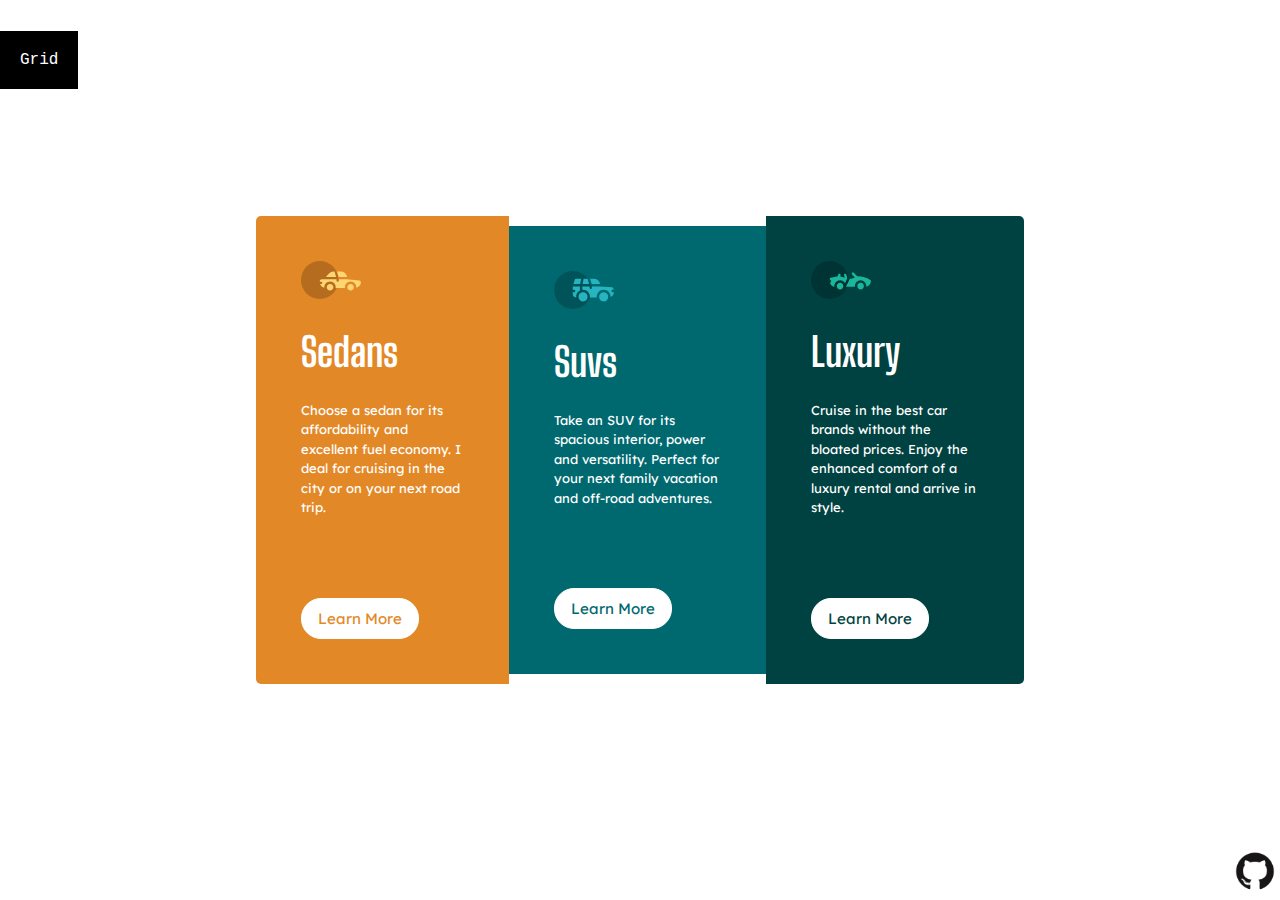
<file: index.html>
<!DOCTYPE html>
<html lang="en">
	<head>
		<meta charset="UTF-8" />
		<meta http-equiv="X-UA-Compatible" content="IE=edge" />
		<meta name="viewport" content="width=device-width, initial-scale=1.0" />
		<title>CSS Flexbox and Grid Layout - Zuri 2022</title>

		<!-- style  -->
		<link rel="stylesheet" href="style.css" />
		<link
			rel="icon"
			type="image/png"
			sizes="32x32"
			href="./assets/favicon-32x32.png"
		/>
	</head>
	<body>
		<!-- header  -->
		<header></header>

		<main>
			<section class="main-container">
				<div class="test">
					<a href="./grid.html" class="header">Grid</a>
				</div>
				<div class="cards">
					<!-- card 1 -->
					<div class="card1 card">
						<img class="card-img" src="./assets/icon-sedans.svg" alt="" />
						<h1 class="card-title">Sedans</h1>
						<p class="card-desc">
							Choose a sedan for its affordability and excellent fuel economy. I
							deal for cruising in the city or on your next road trip.
						</p>
						<button class="card-btn btn1">Learn More</button>
					</div>
					<!-- card 2 -->
					<div class="card2 card">
						<img class="card-img" src="./assets/icon-suvs.svg" alt="" />
						<h1 class="card-title">Suvs</h1>
						<p class="card-desc">
							Take an SUV for its spacious interior, power and versatility.
							Perfect for your next family vacation and off-road adventures.
						</p>
						<button class="card-btn btn2">Learn More</button>
					</div>

					<!-- card 3 -->
					<div class="card3 card">
						<img class="card-img" src="./assets/icon-luxury.svg" alt="" />
						<h1 class="card-title">Luxury</h1>
						<p class="card-desc">
							Cruise in the best car brands without the bloated prices. Enjoy
							the enhanced comfort of a luxury rental and arrive in style.
						</p>
						<button class="card-btn btn3">Learn More</button>
					</div>
				</div>
				<div class="credit">
					<a href="https://github.com/mrolaleyeisrael" target="_blank">
						<img class="credit-img" src="./assets//GitHub-Mark.png" alt="" />
					</a>
				</div>
			</section>
		</main>
		<!-- <footer></footer> -->
	</body>
</html>
</file>
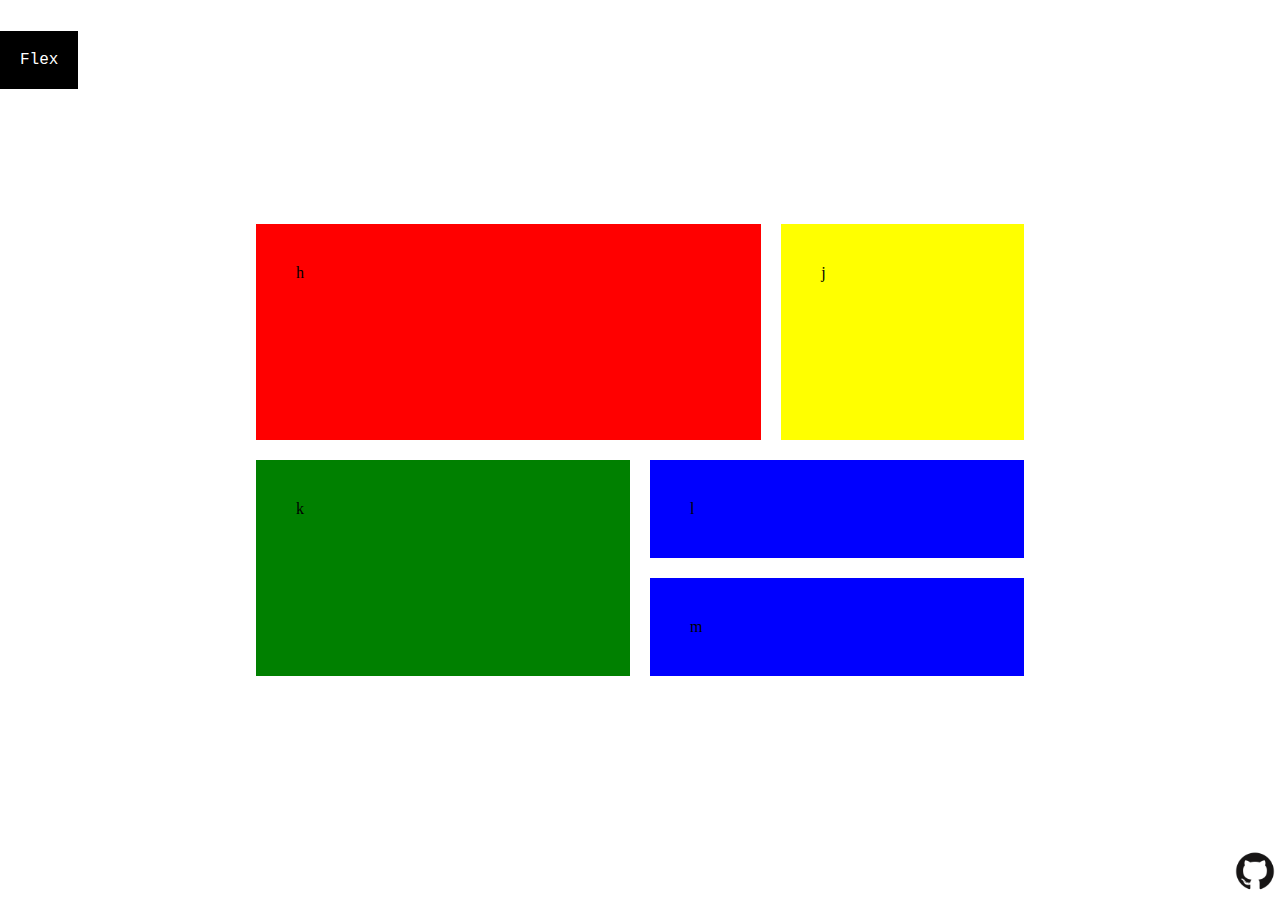
<file: grid.html>
<!DOCTYPE html>
<html lang="en">
	<head>
		<meta charset="UTF-8" />
		<meta http-equiv="X-UA-Compatible" content="IE=edge" />
		<meta name="viewport" content="width=device-width, initial-scale=1.0" />
		<title>CSS Flexbox and Grid Layout - Zuri 2022</title>

		<!-- style  -->
		<link rel="stylesheet" href="./style.css" />
		<link
			rel="icon"
			type="image/png"
			sizes="32x32"
			href="./assets/favicon-32x32.png"
		/>
	</head>
	<body>
		<!-- header  -->

		<!-- main  -->
		<main class="">
			<section class="main-container">
				<div class="test">
					<a href="./index.html" class="header">Flex</a>
				</div>
				<div class="container">
					<div class="red">h</div>
					<div class="yellow">j</div>
					<div class="green">k</div>
					<div class="blue1">l</div>
					<div class="blue2">m</div>
				</div>

				<!-- credit  -->
				<div class="credit">
					<a href="https://github.com/mrolaleyeisrael" target="_blank">
						<img class="credit-img" src="./assets//GitHub-Mark.png" alt="" />
					</a>
				</div>
			</section>
		</main>

		<!-- footer  -->
		<footer></footer>
	</body>
</html>
</file>
<file: style.css>
@import url('https://fonts.googleapis.com/css2?family=Big+Shoulders+Display:wght@700&family=Lexend+Deca&display=swap');

* {
  margin: 0;
  padding: 0;
  box-sizing: border-box;
}

body {
  /* position: relative; */
}

.test {
  position: absolute;
  top: 50px;
  left: 0;
}

.header {
  text-decoration: none;
  color: #fff;
  background-color: black;
  font-family: 'Courier New', Courier, monospace;
  padding: 20px
}

.header:hover {
  cursor: pointer;
}

.main-container {
  position: relative;
  width: 100%;
  height: 100vh;
  display: flex;
  justify-content: center;
  align-items: center;
}

.cards {
  display: flex;
  flex-direction: row;
  justify-content: center;
  align-items: center;
  width: 60%;
  /* height: 0%; */
  border-radius: 5px;
}

.card {
  padding: 45px;
}

.card1 {
  background-color: hsl(31, 77%, 52%);
  border-top-left-radius: 5px;
  border-bottom-left-radius: 5px;
}

.card2 {
  background-color: hsl(184, 100%, 22%);
}

.card3 {
  background-color: hsl(179, 100%, 13%);
  border-top-right-radius: 5px;
  border-bottom-right-radius: 5px;
}

.card-img {
  width: 60px;
  /* height: 40px; */
}

.card-title {
  font-family: 'Big Shoulders Display', sans-serif;
  color: white;
  font-size: 40px;
  font-weight: 700;
  margin: 25px 0;
}

.card-desc {
  font-family: 'Lexend Deca', sans-serif;
  font-weight: 400;
  font-size: 13px;
  color: white;
  line-height: 1.5em;

}

.card-btn {
  font-family: 'Lexend Deca', sans-serif;
  font-size: 15px;
  margin-top: 80px;
  padding: 10px 16px;
  border-radius: 20px;
  border: 1px solid white;
}

.card-btn:hover {
  background-color: transparent;
  border: 1px white solid;
  color: white;
  cursor: pointer;
}

.btn1 {
  color: hsl(31, 77%, 52%);
  background-color: white;
}

.btn2 {
  color: hsl(184, 100%, 22%);
  background-color: white;
}

.btn3 {
  color: hsl(179, 100%, 13%);
  background-color: white;
}

.credit {
  position: absolute;
  bottom: 0;
  right: 0;
}

.credit-img {
  width: 50px;
}




.container {
  width: 60%;
  display: grid;

  gap: 20px;
  grid-template-columns: repeat(6, 1fr);
  grid-template-rows: repeat(4, 1fr);
}

.red {
  background-color: red;
  padding: 40px;
  grid-column: 1 / 5;
  grid-row: span 2;
}

.yellow {
  background-color: yellow;
  padding: 40px;
  grid-column: span 2;
  grid-row: span 2;
}

.green {
  background-color: green;
  padding: 40px;
  grid-row: span 2;
  grid-column: span 3;

}

.blue1 {
  background-color: blue;
  padding: 40px;

  grid-column: span 3;
}

.blue2 {
  background-color: blue;
  padding: 40px;
  grid-column: span 3;
}
</file>
